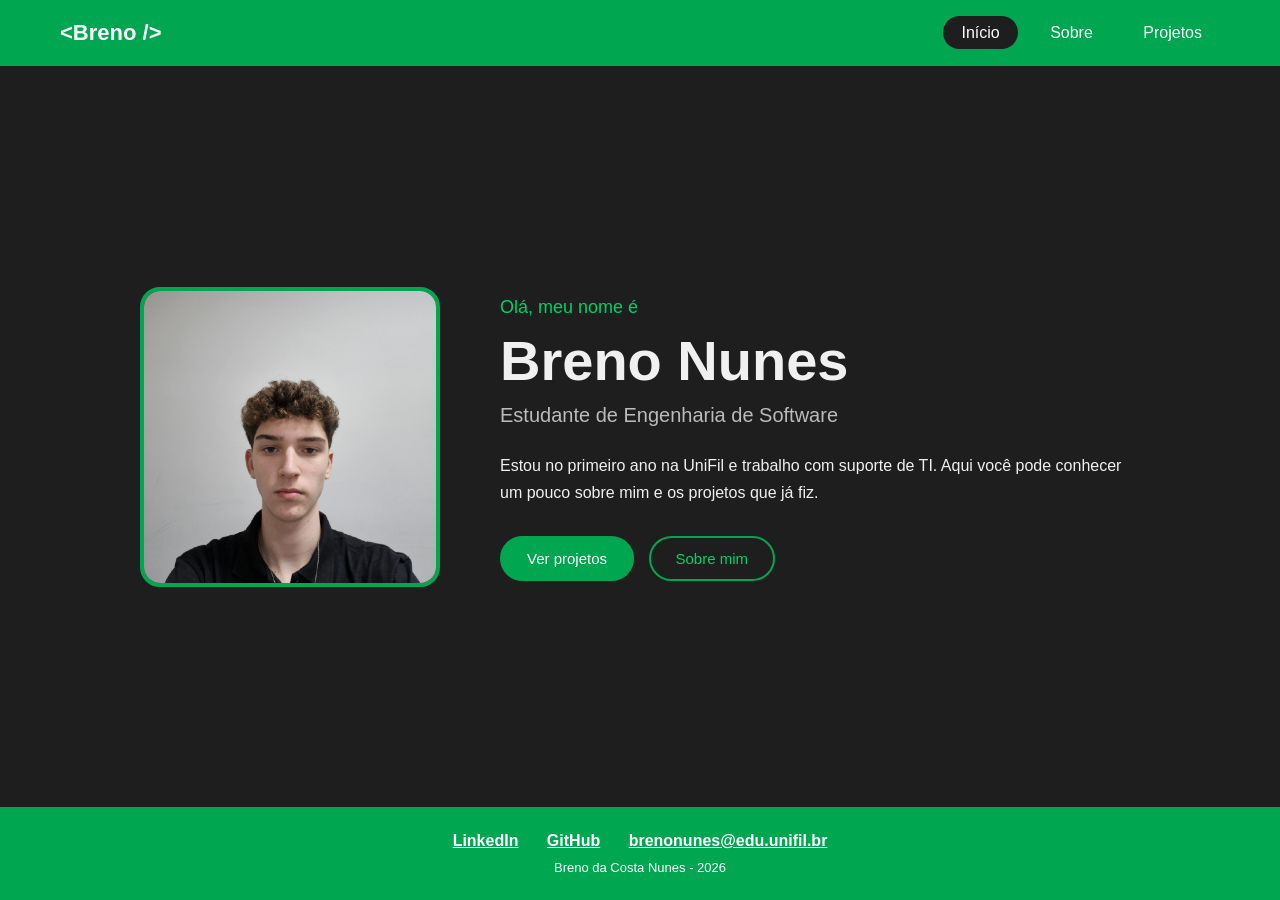
<file: index.html>
<!DOCTYPE html>
<html lang="pt-BR">
<head>
    <meta charset="UTF-8">
    <meta name="viewport" content="width=device-width, initial-scale=1.0">
    <title>Breno Nunes</title>
    <meta name="description" content="Portfólio do Breno da Costa Nunes">
    <meta name="author" content="Breno Nunes">
    <link rel="stylesheet" href="css/style.css">
</head>
<body>

    <header class="cabecalho">
        <a href="index.html" class="logo">&lt;Breno /&gt;</a>
        <nav class="menu">
            <a href="index.html" class="atual">Início</a>
            <a href="sobre.html">Sobre</a>
            <a href="projetos.html">Projetos</a>
        </nav>
    </header>

    <main class="inicio">
        <section class="apresentacao">
            <img src="img/perfil.png" alt="Foto do Breno Nunes" class="foto">
            <div>
                <p class="ola">Olá, meu nome é</p>
                <h1>Breno Nunes</h1>
                <p class="cargo">Estudante de Engenharia de Software</p>
                <p>Estou no primeiro ano na UniFil e trabalho com suporte de TI. Aqui você pode conhecer um pouco sobre mim e os projetos que já fiz.</p>
                <div class="botoes">
                    <a href="projetos.html" class="botao">Ver projetos</a>
                    <a href="sobre.html" class="botao botao-borda">Sobre mim</a>
                </div>
            </div>
        </section>
    </main>

    <footer class="rodape">
        <div class="redes">
            <a href="https://www.linkedin.com/in/breno-nunes-1a18032b0/" target="_blank">LinkedIn</a>
            <a href="https://github.com/BrenoNunesC" target="_blank">GitHub</a>
            <a href="mailto:brenonunes@edu.unifil.br">brenonunes@edu.unifil.br</a>
        </div>
        <p>Breno da Costa Nunes - 2026</p>
    </footer>

</body>
</html>
</file>
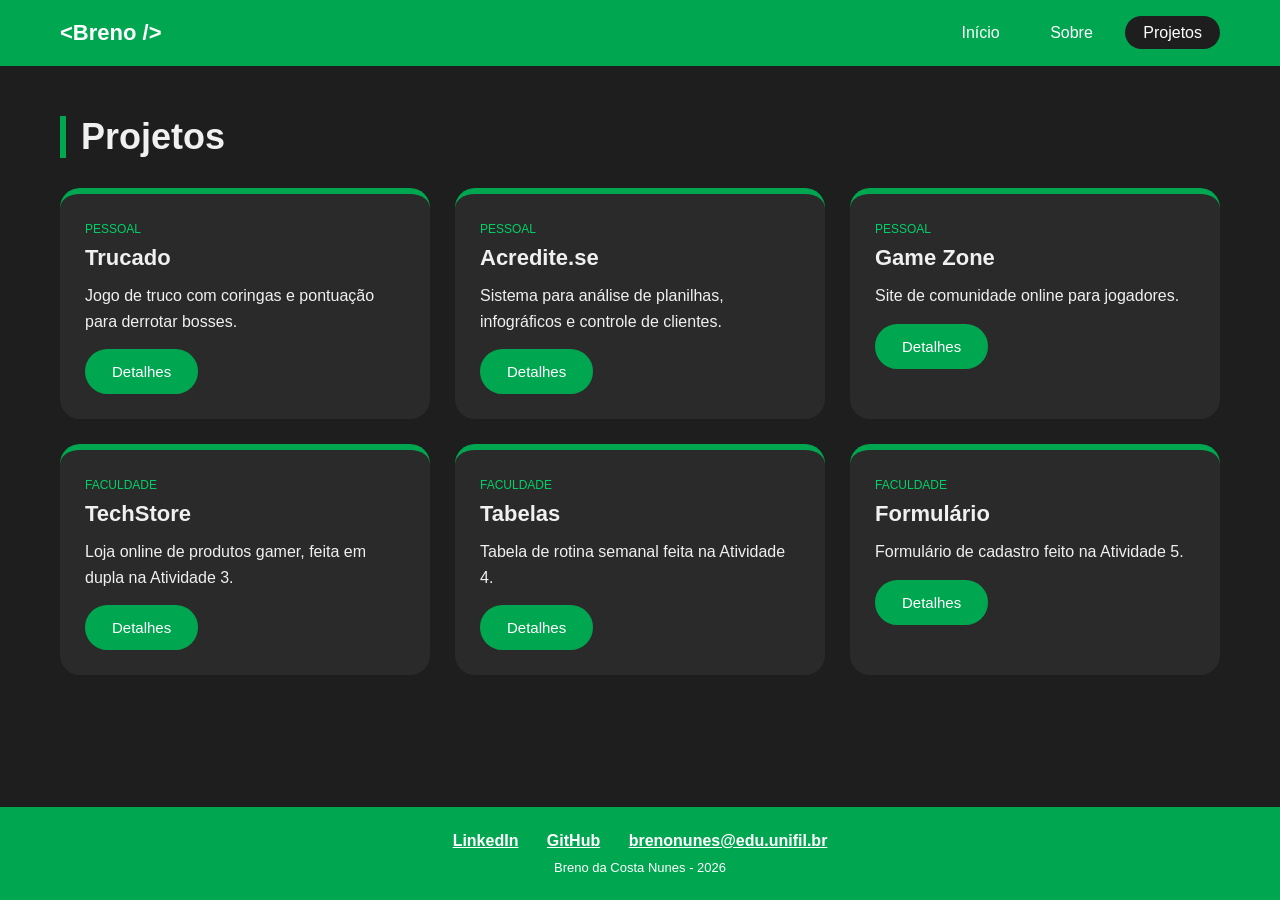
<file: projetos.html>
<!DOCTYPE html>
<html lang="pt-BR">
<head>
    <meta charset="UTF-8">
    <meta name="viewport" content="width=device-width, initial-scale=1.0">
    <title>Projetos - Breno Nunes</title>
    <meta name="description" content="Projetos do Breno da Costa Nunes">
    <meta name="author" content="Breno Nunes">
    <link rel="stylesheet" href="css/style.css">
</head>
<body>

    <header class="cabecalho">
        <a href="index.html" class="logo">&lt;Breno /&gt;</a>
        <nav class="menu">
            <a href="index.html">Início</a>
            <a href="sobre.html">Sobre</a>
            <a href="projetos.html" class="atual">Projetos</a>
        </nav>
    </header>

    <main class="pagina">
        <h1 class="titulo">Projetos</h1>

        <div class="grade-projetos">
            <article class="projeto">
                <span class="tipo">Pessoal</span>
                <h2>Trucado</h2>
                <p>Jogo de truco com coringas e pontuação para derrotar bosses.</p>
                <p class="detalhes" id="trucado">Feito com HTML, CSS e JavaScript.<br>
                    <a href="https://github.com/BrenoNunesC/trucado" target="_blank">Abrir no GitHub</a>
                </p>
                <button class="botao" onclick="verDetalhes('trucado', this)">Detalhes</button>
            </article>

            <article class="projeto">
                <span class="tipo">Pessoal</span>
                <h2>Acredite.se</h2>
                <p>Sistema para análise de planilhas, infográficos e controle de clientes.</p>
                <p class="detalhes" id="acredite">Feito com PHP, MySQL e JavaScript.<br>
                    <a href="https://github.com/BrenoNunesC/acredite-se" target="_blank">Abrir no GitHub</a>
                </p>
                <button class="botao" onclick="verDetalhes('acredite', this)">Detalhes</button>
            </article>

            <article class="projeto">
                <span class="tipo">Pessoal</span>
                <h2>Game Zone</h2>
                <p>Site de comunidade online para jogadores.</p>
                <p class="detalhes" id="gamezone">Feito com HTML, CSS e JavaScript.<br>
                    <a href="https://github.com/BrenoNunesC/Game-Zone-comunidade-Online-" target="_blank">Abrir no GitHub</a>
                </p>
                <button class="botao" onclick="verDetalhes('gamezone', this)">Detalhes</button>
            </article>

            <article class="projeto">
                <span class="tipo">Faculdade</span>
                <h2>TechStore</h2>
                <p>Loja online de produtos gamer, feita em dupla na Atividade 3.</p>
                <p class="detalhes" id="techstore">Feito com HTML e CSS.<br>
                    <a href="https://github.com/BrenoNunesC/Atividade-3---loja" target="_blank">Abrir no GitHub</a>
                </p>
                <button class="botao" onclick="verDetalhes('techstore', this)">Detalhes</button>
            </article>

            <article class="projeto">
                <span class="tipo">Faculdade</span>
                <h2>Tabelas</h2>
                <p>Tabela de rotina semanal feita na Atividade 4.</p>
                <p class="detalhes" id="tabelas">Feito com HTML e CSS.<br>
                    <a href="https://github.com/BrenoNunesC/ativ4" target="_blank">Abrir no GitHub</a>
                </p>
                <button class="botao" onclick="verDetalhes('tabelas', this)">Detalhes</button>
            </article>

            <article class="projeto">
                <span class="tipo">Faculdade</span>
                <h2>Formulário</h2>
                <p>Formulário de cadastro feito na Atividade 5.</p>
                <p class="detalhes" id="formulario">Feito com HTML e CSS.<br>
                    <a href="https://github.com/BrenoNunesC/atividade-5-formularios" target="_blank">Abrir no GitHub</a>
                </p>
                <button class="botao" onclick="verDetalhes('formulario', this)">Detalhes</button>
            </article>
        </div>
    </main>

    <footer class="rodape">
        <div class="redes">
            <a href="https://www.linkedin.com/in/breno-nunes-1a18032b0/" target="_blank">LinkedIn</a>
            <a href="https://github.com/BrenoNunesC" target="_blank">GitHub</a>
            <a href="mailto:brenonunes@edu.unifil.br">brenonunes@edu.unifil.br</a>
        </div>
        <p>Breno da Costa Nunes - 2026</p>
    </footer>

    <script src="js/script.js"></script>
</body>
</html>
</file>
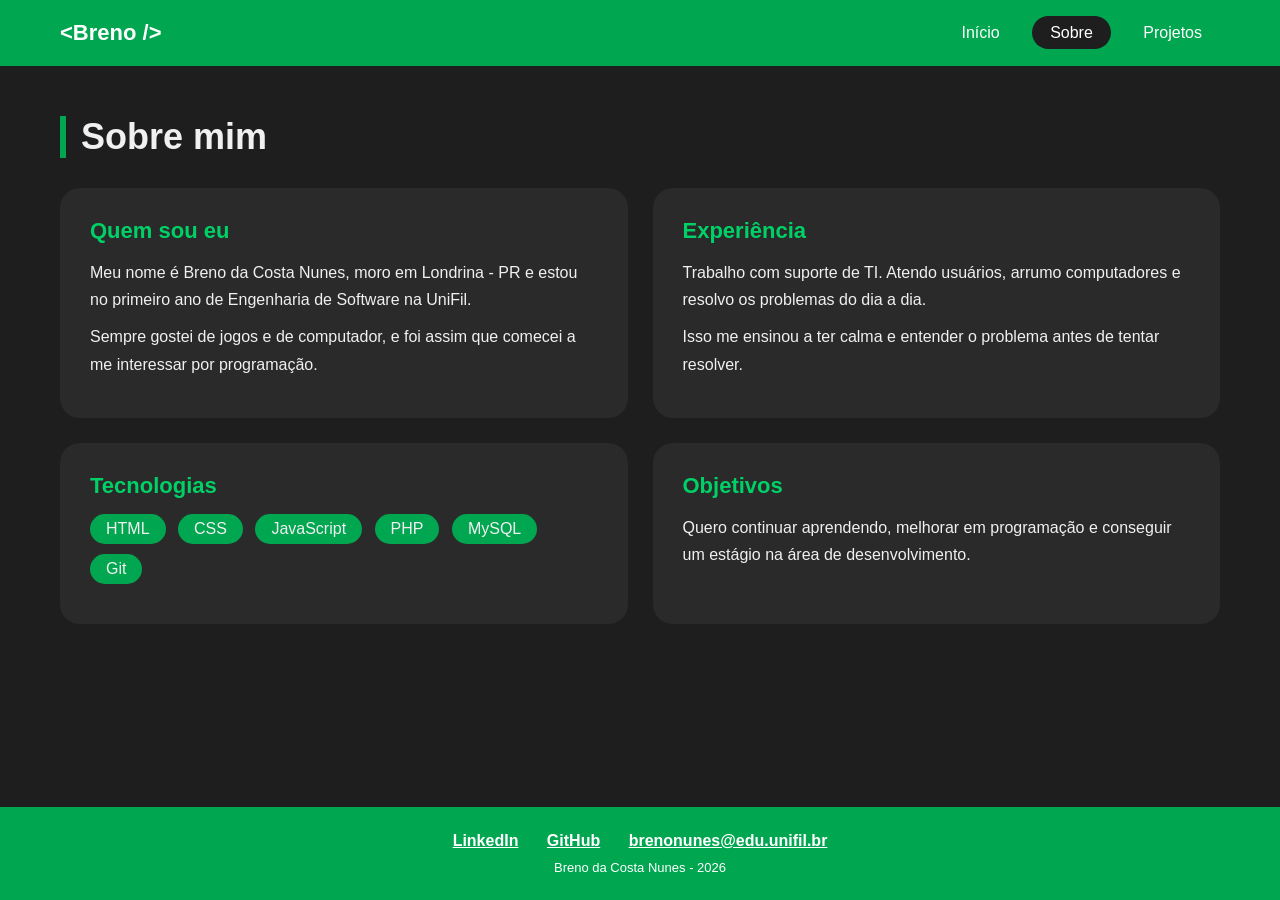
<file: sobre.html>
<!DOCTYPE html>
<html lang="pt-BR">
<head>
    <meta charset="UTF-8">
    <meta name="viewport" content="width=device-width, initial-scale=1.0">
    <title>Sobre - Breno Nunes</title>
    <meta name="description" content="Um pouco sobre o Breno da Costa Nunes">
    <meta name="author" content="Breno Nunes">
    <link rel="stylesheet" href="css/style.css">
</head>
<body>

    <header class="cabecalho">
        <a href="index.html" class="logo">&lt;Breno /&gt;</a>
        <nav class="menu">
            <a href="index.html">Início</a>
            <a href="sobre.html" class="atual">Sobre</a>
            <a href="projetos.html">Projetos</a>
        </nav>
    </header>

    <main class="pagina">
        <h1 class="titulo">Sobre mim</h1>

        <div class="grade">
            <section class="caixa">
                <h2>Quem sou eu</h2>
                <p>Meu nome é Breno da Costa Nunes, moro em Londrina - PR e estou no primeiro ano de Engenharia de Software na UniFil.</p>
                <p>Sempre gostei de jogos e de computador, e foi assim que comecei a me interessar por programação.</p>
            </section>

            <section class="caixa">
                <h2>Experiência</h2>
                <p>Trabalho com suporte de TI. Atendo usuários, arrumo computadores e resolvo os problemas do dia a dia.</p>
                <p>Isso me ensinou a ter calma e entender o problema antes de tentar resolver.</p>
            </section>

            <section class="caixa">
                <h2>Tecnologias</h2>
                <ul class="lista-tec">
                    <li>HTML</li>
                    <li>CSS</li>
                    <li>JavaScript</li>
                    <li>PHP</li>
                    <li>MySQL</li>
                    <li>Git</li>
                </ul>
            </section>

            <section class="caixa">
                <h2>Objetivos</h2>
                <p>Quero continuar aprendendo, melhorar em programação e conseguir um estágio na área de desenvolvimento.</p>
            </section>
        </div>
    </main>

    <footer class="rodape">
        <div class="redes">
            <a href="https://www.linkedin.com/in/breno-nunes-1a18032b0/" target="_blank">LinkedIn</a>
            <a href="https://github.com/BrenoNunesC" target="_blank">GitHub</a>
            <a href="mailto:brenonunes@edu.unifil.br">brenonunes@edu.unifil.br</a>
        </div>
        <p>Breno da Costa Nunes - 2026</p>
    </footer>

</body>
</html>
</file>
<file: css/style.css>
* {
    margin: 0;
    padding: 0;
    box-sizing: border-box;
}

body {
    min-height: 100vh;
    display: flex;
    flex-direction: column;
    background-color: #1e1e1e;
    color: #f0f0f0;
    font-family: Verdana, Arial, sans-serif;
}

a {
    color: #00d166;
}

/* Cabeçalho */
.cabecalho {
    display: flex;
    justify-content: space-between;
    align-items: center;
    padding: 20px 60px;
    background-color: #00a650;
}

.logo {
    color: #ffffff;
    font-size: 22px;
    font-weight: bold;
    text-decoration: none;
}

.menu a {
    margin-left: 10px;
    padding: 8px 18px;
    color: #ffffff;
    text-decoration: none;
    border-radius: 20px;
    transition: 0.3s;
}

.menu a:hover,
.menu a.atual {
    background-color: #1e1e1e;
}

/* Página inicial */
.inicio {
    flex: 1;
    display: flex;
    align-items: center;
    justify-content: center;
    padding: 40px 60px;
}

.apresentacao {
    display: flex;
    align-items: center;
    gap: 60px;
    max-width: 1000px;
}

.foto {
    width: 300px;
    height: 300px;
    object-fit: cover;
    border-radius: 20px;
    border: 4px solid #00a650;
}

.ola {
    color: #00d166;
    font-size: 18px;
}

.apresentacao h1 {
    font-size: 56px;
    margin: 5px 0;
}

.cargo {
    font-size: 20px;
    color: #bbbbbb;
    margin-bottom: 20px;
}

.apresentacao p {
    line-height: 1.7;
}

.botoes {
    margin-top: 30px;
}

/* Botões */
.botao {
    display: inline-block;
    margin-right: 10px;
    padding: 12px 25px;
    background-color: #00a650;
    color: #ffffff;
    font-family: inherit;
    font-size: 15px;
    text-decoration: none;
    border: 2px solid #00a650;
    border-radius: 25px;
    cursor: pointer;
    transition: 0.3s;
}

.botao:hover {
    background-color: #008a43;
    border-color: #008a43;
}

.botao-borda {
    background-color: transparent;
    color: #00d166;
}

.botao-borda:hover {
    color: #ffffff;
}

/* Páginas internas */
.pagina {
    flex: 1;
    padding: 50px 60px;
}

.titulo {
    font-size: 36px;
    margin-bottom: 30px;
    padding-left: 15px;
    border-left: 6px solid #00a650;
}

/* Sobre */
.grade {
    display: grid;
    grid-template-columns: 1fr 1fr;
    gap: 25px;
}

.caixa {
    padding: 30px;
    background-color: #2a2a2a;
    border-radius: 20px;
}

.caixa h2 {
    color: #00d166;
    font-size: 22px;
    margin-bottom: 15px;
}

.caixa p {
    line-height: 1.7;
    margin-bottom: 10px;
}

.lista-tec {
    list-style: none;
}

.lista-tec li {
    display: inline-block;
    margin: 0 8px 10px 0;
    padding: 6px 16px;
    background-color: #00a650;
    border-radius: 20px;
}

/* Projetos */
.grade-projetos {
    display: grid;
    grid-template-columns: repeat(3, 1fr);
    gap: 25px;
}

.projeto {
    padding: 25px;
    background-color: #2a2a2a;
    border-radius: 20px;
    border-top: 6px solid #00a650;
    transition: 0.3s;
}

.projeto:hover {
    background-color: #333333;
}

.tipo {
    font-size: 12px;
    color: #00d166;
    text-transform: uppercase;
}

.projeto h2 {
    font-size: 22px;
    margin: 8px 0 12px;
}

.projeto p {
    line-height: 1.6;
    margin-bottom: 15px;
}

.detalhes {
    display: none;
    padding: 15px;
    background-color: #1e1e1e;
    border-radius: 10px;
}

/* Rodapé */
.rodape {
    padding: 25px;
    background-color: #00a650;
    color: #ffffff;
    text-align: center;
}

.redes {
    margin-bottom: 10px;
}

.redes a {
    margin: 0 12px;
    color: #ffffff;
    font-weight: bold;
}

.rodape p {
    font-size: 13px;
}

/* Tablet */
@media (max-width: 900px) {
    .apresentacao {
        flex-direction: column;
        text-align: center;
        gap: 30px;
    }

    .grade-projetos {
        grid-template-columns: 1fr 1fr;
    }
}

/* Celular */
@media (max-width: 600px) {
    .cabecalho {
        flex-direction: column;
        gap: 15px;
        padding: 20px;
    }

    .menu a {
        margin: 0 3px;
        padding: 8px 12px;
    }

    .inicio,
    .pagina {
        padding: 30px 20px;
    }

    .foto {
        width: 200px;
        height: 200px;
    }

    .apresentacao h1 {
        font-size: 38px;
    }

    .botao {
        margin: 5px;
    }

    .grade,
    .grade-projetos {
        grid-template-columns: 1fr;
    }

    .redes a {
        display: block;
        margin: 8px 0;
    }
}
</file>
